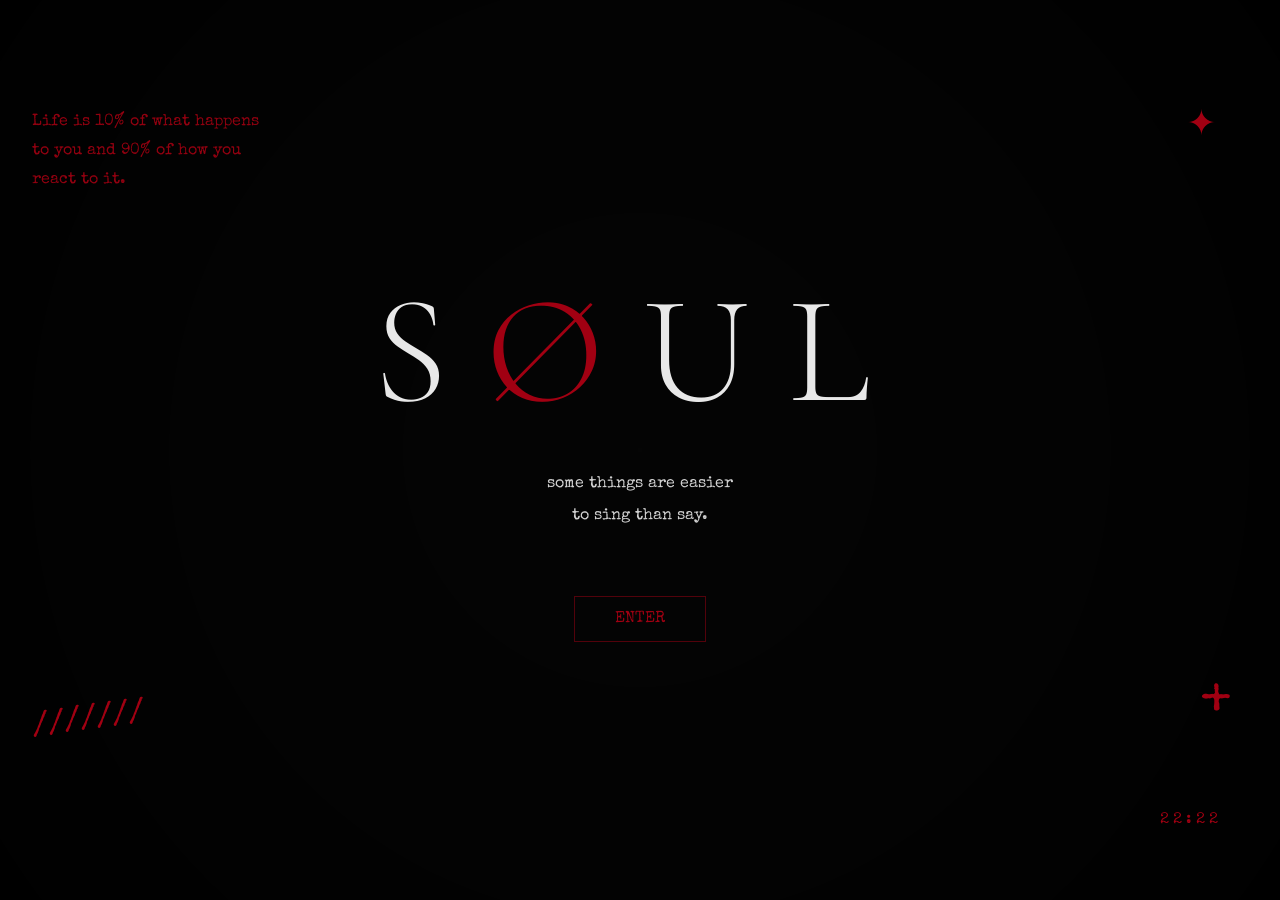
<file: index.html>
<!DOCTYPE html>
<html lang="en">
<head>
    <meta charset="UTF-8">
    <meta name="viewport" content="width=device-width, initial-scale=1.0">
    <title>SØUL</title>

    <link rel="preconnect" href="https://fonts.googleapis.com">
    <link rel="preconnect" href="https://fonts.gstatic.com" crossorigin>

    <link href="https://fonts.googleapis.com/css2?family=Cormorant+Garamond:wght@300;400;600&family=Special+Elite&display=swap" rel="stylesheet">

    <link rel="stylesheet" href="css/main.css">
</head>
<body>

    <div class="bg-image"></div>
    <div class="overlay"></div>
    <div class="grain"></div>

    <div class="landing">

        <aside class="notes left">

            <div class="quote">
                Life is 10% of what
                happens to you and
                90% of how you react
                to it.
            </div>

            <div class="scribble">
                ///////
            </div>

        </aside>

        <main class="hero">


            <h1>S<span>Ø</span>UL</h1>

            <p class="tagline">
                some things are easier<br>
                to sing than say.
            </p>

            <a href="music.html" class="enter-btn">
                ENTER
            </a>

        </main>

        <aside class="notes right">

            <div class="star">✦</div>

            <div class="time">
                22:22
            </div>

            <div class="crosshair">
                +
            </div>

        </aside>

    </div>

    <script src="js/main.js"></script>

</body>
</html>
</file>
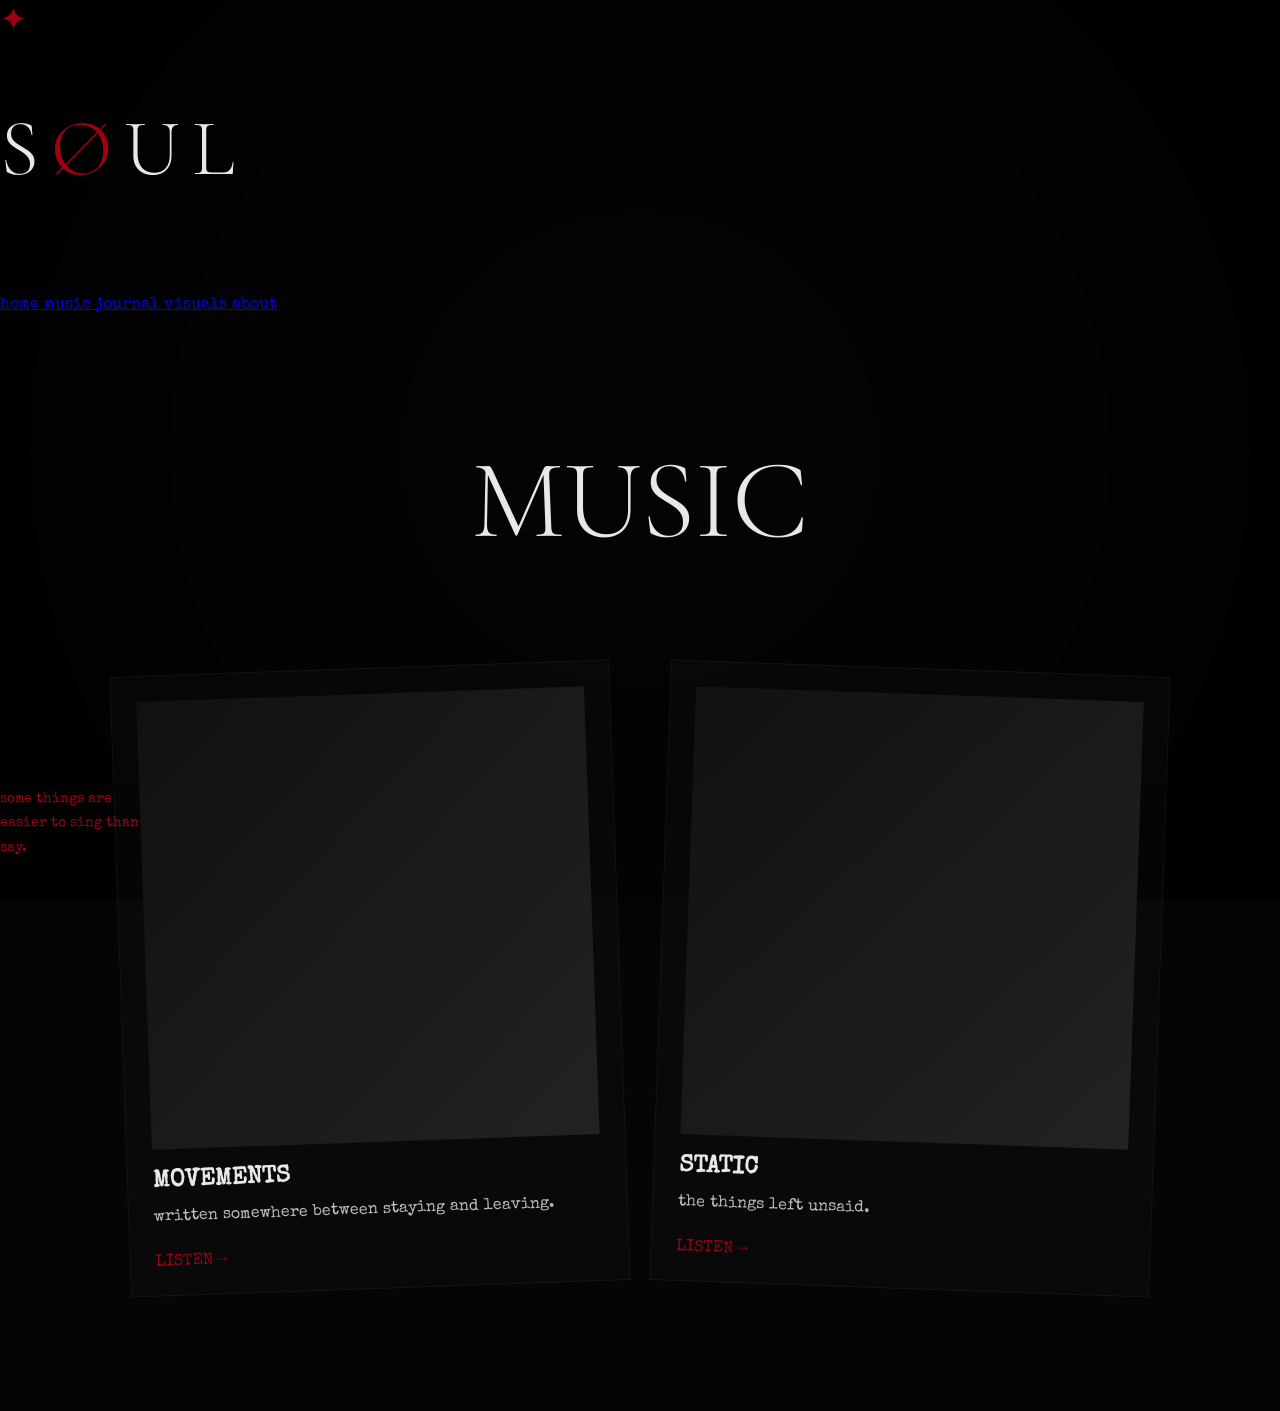
<file: music.html>
<!DOCTYPE html>
<html lang="en">
<head>

<meta charset="UTF-8">
<meta name="viewport"
content="width=device-width, initial-scale=1.0">

<title>Music | SØUL</title>

<link rel="preconnect"
href="https://fonts.googleapis.com">

<link rel="preconnect"
href="https://fonts.gstatic.com"
crossorigin>

<link href="https://fonts.googleapis.com/css2?family=Cormorant+Garamond:wght@300;400;600&family=Special+Elite&display=swap"
rel="stylesheet">

<link rel="stylesheet"
href="css/main.css">

<link rel="stylesheet"
href="css/music.css">

</head>

<body>

<div class="sidebar-doodle">
✦
</div>

<div class="bg-image"></div>
<div class="overlay"></div>
<div class="grain"></div>



<div class="logo">
S<span>Ø</span>UL
</div>

<nav>



<a href="index.html">
home
</a>

<a href="music.html" class="active">
music
</a>

<a href="journal.html">
journal
</a>

<a href="visuals.html">
visuals
</a>

<a href="about.html">
about
</a>

</nav>

<div class="sidebar-footer">

some things are easier
to sing than say.

</div>



<main class="music-page">

<h1>MUSIC</h1>

<div class="song-grid">

<div class="song">

<div class="cover"></div>

<h2>MOVEMENTS</h2>

<p>
written somewhere
between staying
and leaving.
</p>

<a href="#">
LISTEN →
</a>

</div>

<div class="song">

<div class="cover"></div>

<h2>STATIC</h2>

<p>
the things left
unsaid.
</p>

<a href="#">
LISTEN →
</a>

</div>

</div>

</main>

<script src="js/main.js"></script>

</body>
</html>
</file>
<file: css/main.css>
*{
    margin:0;
    padding:0;
    box-sizing:border-box;
}

:root{
    --bg:#050505;
    --white:#e8e8e8;
    --red:#a10012;
}

body{
    background:var(--bg);
    color:var(--white);
    font-family:'Special Elite', monospace;
}


/* Background */

.bg-image{
    position:fixed;
    inset:0;

    background:
        url("https://images.unsplash.com/photo-1519608487953-e999c86e7455?auto=format&fit=crop&w=1600&q=80");

    background-size:cover;
    background-position:center;

    filter:
        grayscale(100%)
        brightness(.35);

    transform:scale(1.05);

    z-index:-3;

    transition:transform .15s linear;
}

.overlay{
    position:fixed;
    inset:0;

    background:
        radial-gradient(
            circle,
            transparent 0%,
            rgba(0,0,0,.4) 60%,
            rgba(0,0,0,.85) 100%
        );

    z-index:-2;
}

/* Film Grain */

.grain{
    position:fixed;
    inset:0;

    opacity:.04;

    background-image:
        repeating-radial-gradient(
            circle at center,
            rgba(255,255,255,.04),
            rgba(255,255,255,.04) 1px,
            transparent 1px,
            transparent 4px
        );

    pointer-events:none;
    z-index:100;
}

/* Layout */

.landing{
    display:grid;
    grid-template-columns:1fr 2fr 1fr;
    height:100vh;
}

/* Notes */

.notes{
    position:relative;
}

.quote{
    position:absolute;
    top:12%;
    left:10%;

    max-width:240px;

    color:var(--red);

    line-height:1.8;
    opacity:.9;
}

.scribble{
    position:absolute;
    bottom:18%;
    left:10%;

    color:var(--red);

    font-size:2rem;

    transform:rotate(-8deg);
}

.star{
    position:absolute;
    top:10%;
    right:20%;

    color:var(--red);

    font-size:3rem;
}

.crosshair{
    position:absolute;
    bottom:18%;
    right:15%;

    color:var(--red);

    font-size:4rem;
}

.time{
    position:absolute;
    bottom:8%;
    right:18%;

    color:var(--red);

    letter-spacing:4px;
}

/* Hero */

.hero{
    display:flex;
    flex-direction:column;
    justify-content:center;
    align-items:center;

    text-align:center;

    position:relative;
}

.orbit{
    position:absolute;
    top:24%;

    color:var(--red);

    font-size:4rem;

    opacity:.7;
}

.hero h1{
    font-family:'Cormorant Garamond', serif;

    font-size:clamp(4rem, 12vw, 10rem);

    font-weight:300;

    letter-spacing:.25em;
}

.hero span{
    color:var(--red);
}

.tagline{
    margin-top:1.5rem;

    line-height:2;

    opacity:.9;
}

.enter-btn{
    margin-top:4rem;

    color:var(--red);

    text-decoration:none;

    border:1px solid rgba(161,0,18,.5);

    padding:14px 40px;

    transition:.3s ease;
}

.enter-btn:hover{
    background:rgba(161,0,18,.15);

    letter-spacing:3px;
}

/* Mobile */

@media(max-width:900px){

    .landing{
        grid-template-columns:1fr;
    }

    .notes{
        display:none;
    }

    .hero h1{
        letter-spacing:.15em;
    }

    .orbit{
        top:28%;
    }

}

/* Sidebar */

.sidebar{
    position:fixed;

    left:0;
    top:0;

    width:320px;
    height:100vh;

    padding:50px 30px;

   background:
   linear-gradient(
    to bottom,
    rgba(5,5,5,.9),
    rgba(5,5,5,.75)
    );

    backdrop-filter:blur(6px);

    border-right:
    1px solid rgba(161,0,18,.15);
}

.logo{
    font-family:'Cormorant Garamond', serif;

    font-size:5rem;

    font-weight:300;

    letter-spacing:.15em;

    margin-bottom:100px;
}

.logo span{
    color:var(--red);
}

.sidebar nav{
    display:flex;
    flex-direction:column;

    gap:20px;
}

.sidebar nav a{

    text-decoration:none;

    color:var(--white);

    opacity:.7;

    transition:.3s;
}

.sidebar nav a:hover{

    opacity:1;

    color:var(--red);
}

.sidebar-footer{

    position:absolute;

    bottom:40px;

    max-width:150px;

    color:var(--red);

    font-size:.85rem;

    line-height:1.8;
}
</file>
<file: css/music.css>
.music-page{
    position:relative;
    z-index:5;

    max-width:1200px;
    margin:0 auto;

    padding:120px 80px;
}

.music-page h1{
    text-align:center;

    font-family:'Cormorant Garamond', serif;

    font-size:7rem;

    font-weight:300;

    margin-bottom:100px;
}

.song-grid{

    display:grid;

    grid-template-columns:
    repeat(auto-fit,minmax(300px,1fr));

    gap:40px;
}

.song{

    padding:25px;

    border:
    1px solid rgba(255,255,255,.05);

    background:
    rgba(255,255,255,.02);

    transform:rotate(-2deg);

    transition:.3s;
}

.song:nth-child(2){

    transform:rotate(2deg);
}

.song:hover{

    transform:
    rotate(0deg)
    translateY(-5px);
}

.cover{

    width:100%;
    aspect-ratio:1;

    background:
    linear-gradient(
    135deg,
    #111,
    #222
    );

    margin-bottom:20px;
}

.song h2{

    margin-bottom:10px;
}

.song p{

    line-height:1.8;

    opacity:.8;

    margin-bottom:20px;
}

.song a{

    color:var(--red);

    text-decoration:none;
}

.sidebar nav a.active{
    color:var(--red);
}

.sidebar-doodle{

    color:var(--red);

    font-size:2rem;

    margin-bottom:60px;
}
</file>
